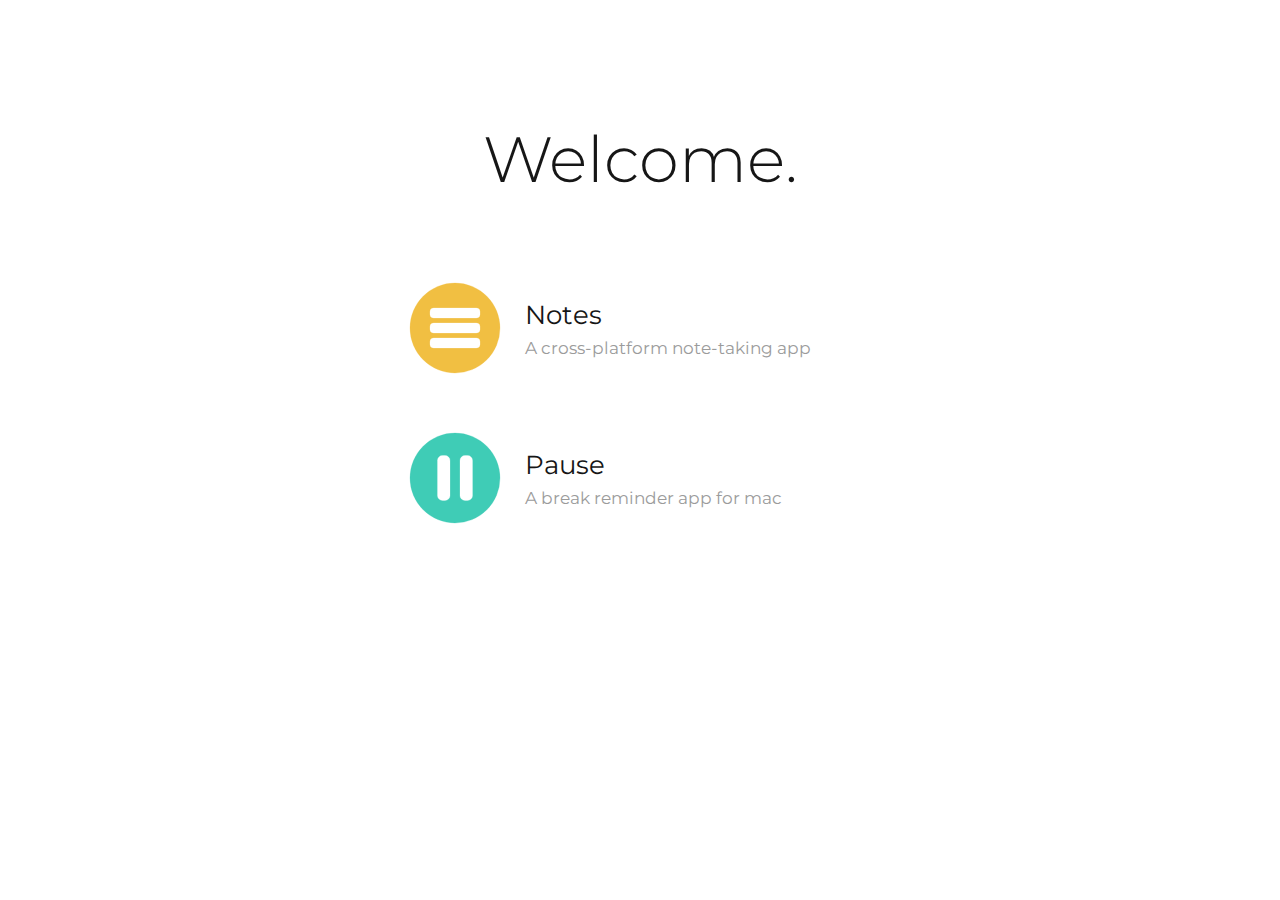
<file: index.html>
<!DOCTYPE html>
<html lang="en">

<head>
    <meta charset="UTF-8">
    <meta name="viewport" content="width=device-width, initial-scale=1">
    <title>Home</title>

    <link rel="stylesheet" href="styles.css">
    <script defer src="script.js"></script>
</head>


<body>
    <section id="home-section">
        <h1>Welcome.</h1>
        <div class="app-area">
            <a class="app-item" href="notes.html">
                <img class="icon" src="images/notes_logo.svg">
                <div class="app-text">
                    <h2>Notes</h2>
                    <h3>A cross-platform note-taking app</h3>
                </div>
            </a>
            <a class="app-item" href="pause.html">
                <img class="icon" src="images/pause_logo.svg">
                <div class="app-text">
                    <h2>Pause</h2>
                    <h3>A break reminder app for mac</h3>
                </div>
            </a>
        </div>
    </section>

</body>

</html>
</file>
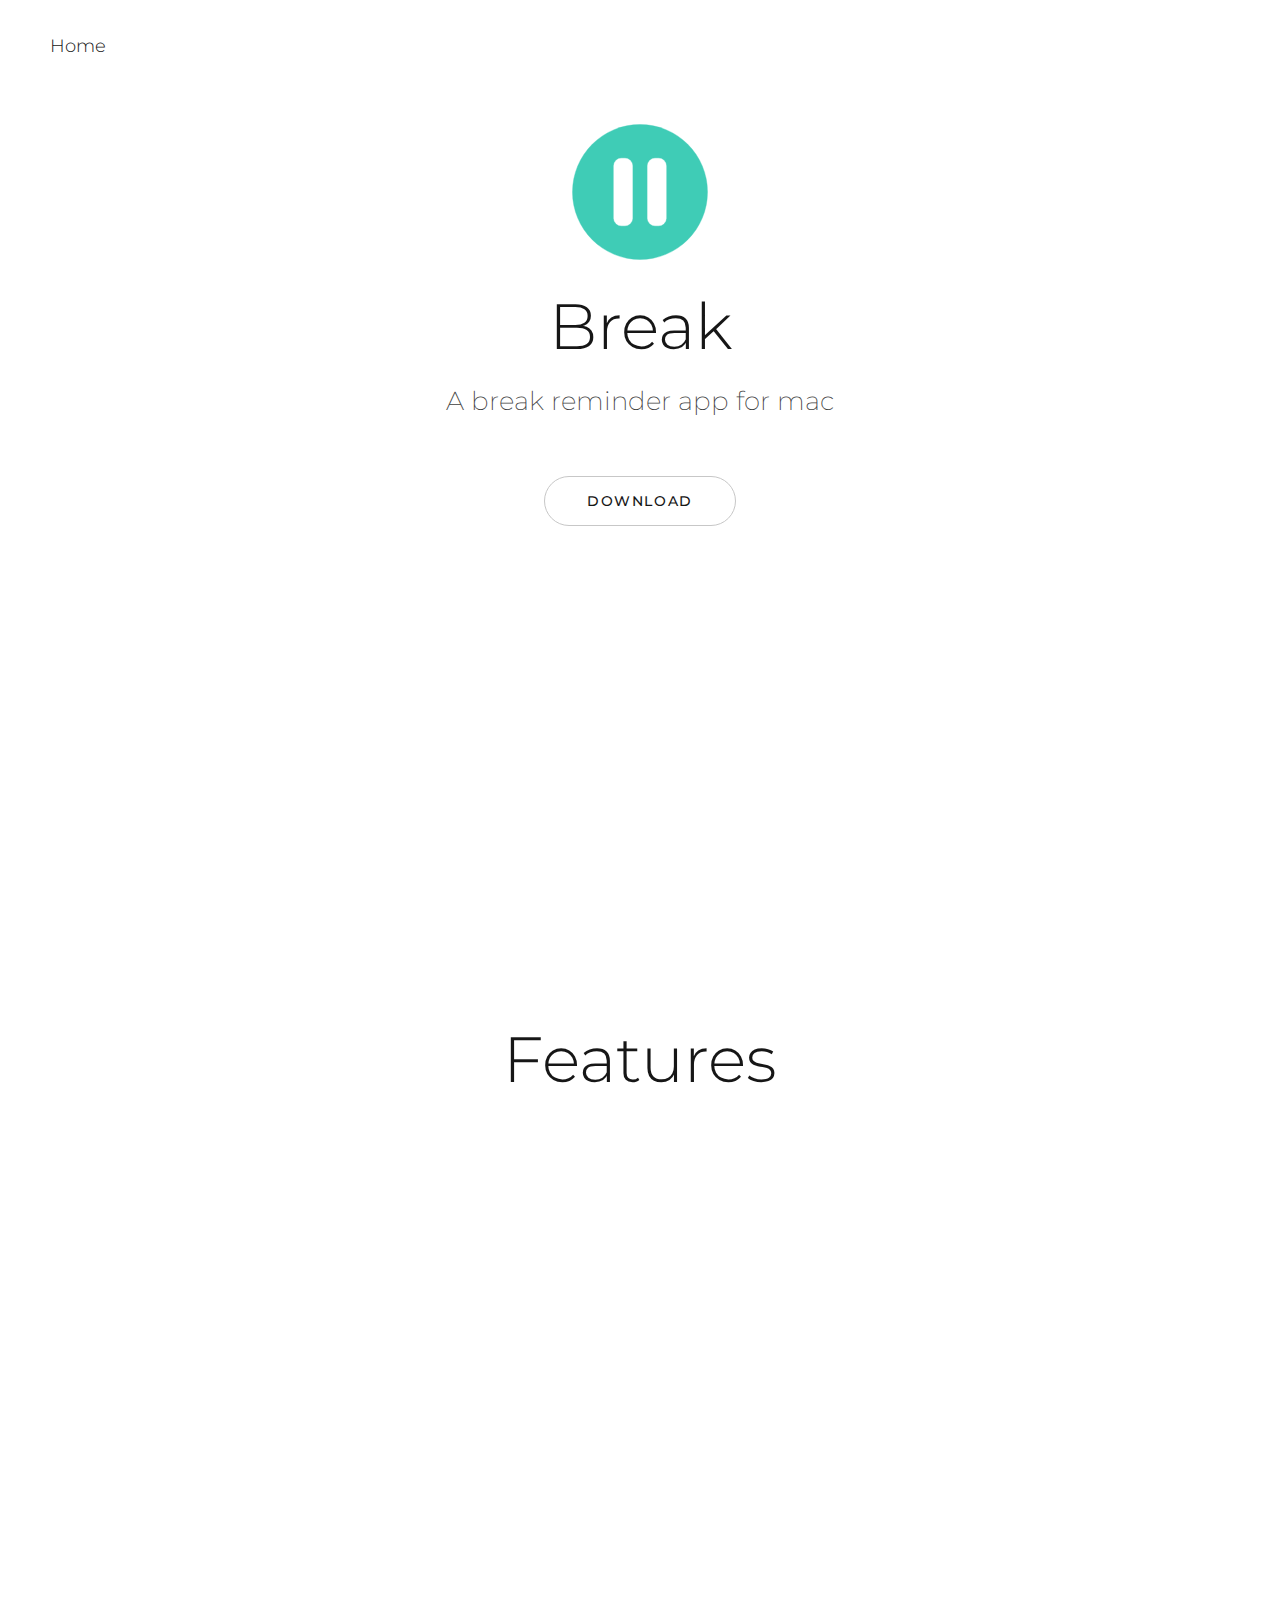
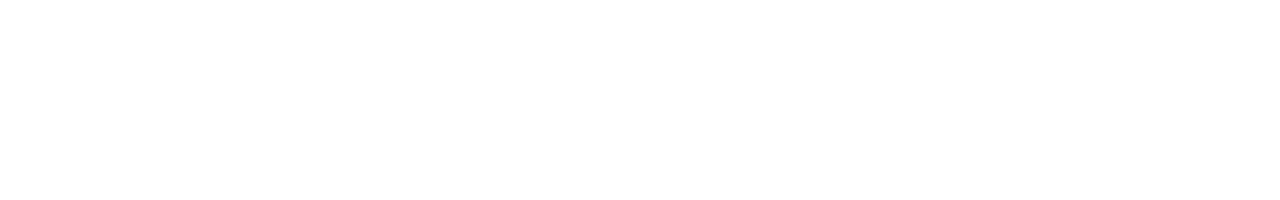
<file: break.html>
<!DOCTYPE html>
<html lang="en">

<head>
    <meta charset="UTF-8">
    <meta name="viewport" content="width=device-width, initial-scale=1">
    <title>Break</title>
    <link rel="stylesheet" href="styles.css">
    <script src="script.js"></script>
</head>


<body>
    <section>
        <a id="home-button" class="break-button" href='index.html'">Home</a>
        <img src="break_logo.svg" width="150" style="padding-top: 25px">
        <h4>Break</h4>
        <p>
            A break reminder app for mac
        </p>
        <div class="button-container">
            <button class="break-button" onclick="location.href='index.html';">DOWNLOAD</button>
        </div> 
    </section>
    <section id="break-features">
        <h1 class="features-title">Features</h1>
    </section>

</body>

</html>
</file>
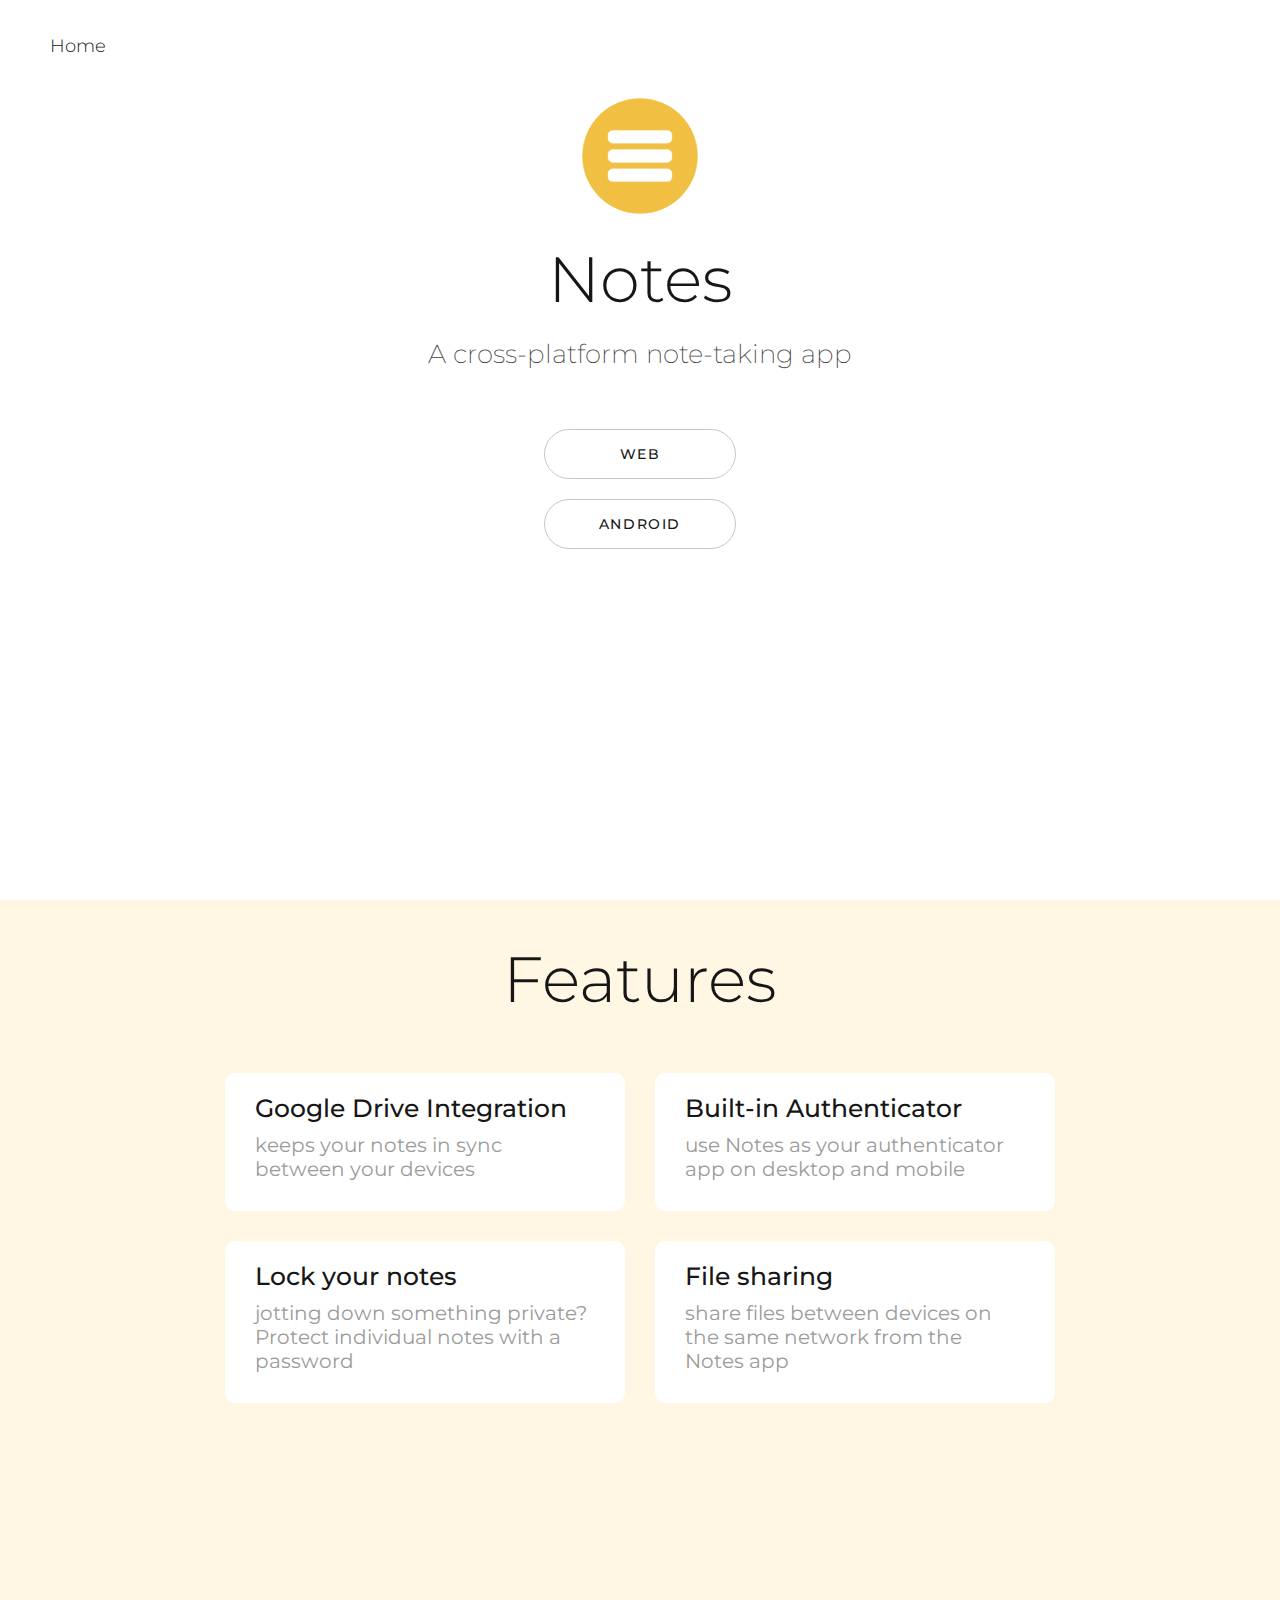
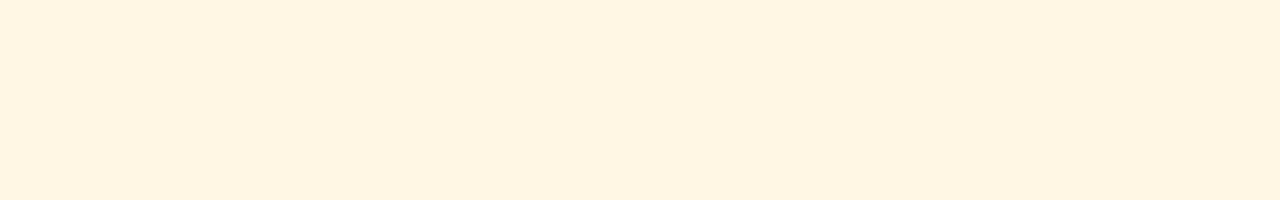
<file: notes.html>
<!DOCTYPE html>
<html lang="en">

<head>
    <meta charset="UTF-8">
    <meta name="viewport" content="width=device-width, initial-scale=1">
    <link rel="icon" href="images/notes_logo.svg">
    <title>Notes</title>

    <link rel="stylesheet" href="styles.css">
    <script defer src="script.js"></script>
</head>


<body>
    <section>
        <a id="home-button" class="notes-button" href='index.html'">Home</a>
        <img class="logo" src="images/notes_logo.svg">
        <h4>Notes</h4>
        <p>
            A cross-platform note-taking app
        </p>
        <div class="button-container">
            <button class="notes-button" onclick="location.href='https://tom-sze.github.io/notes/';">WEB</button>
            <button class="notes-button" onclick="location.href='index.html';">ANDROID</button>
        </div> 
    </section>
    <section id="notes-features">
        <h4 style="padding: 20px">Features</h4>
        <container class="feature-container">
            <div class="feature-box">
                <h5>
                    Google Drive Integration
                </h5>
                <h6>
                    keeps your notes in sync between your devices
                </h6>
            </div>
            <div class="feature-box">
                <h5>
                    Built-in Authenticator
                </h5>
                <h6>
                    use Notes as your authenticator app on desktop and mobile
                </h6>
            </div>
            <div class="feature-box">
                <h5>
                    Lock your notes
                </h5>
                <h6>
                    jotting down something private? Protect individual notes with a password
                </h6>
            </div>
            <div class="feature-box">
                <h5>
                    File sharing
                </h5>
                <h6>
                    share files between devices on the same network from the Notes app
                </h6>
            </div>
        </container>
    </section>

</body>

</html>
</file>
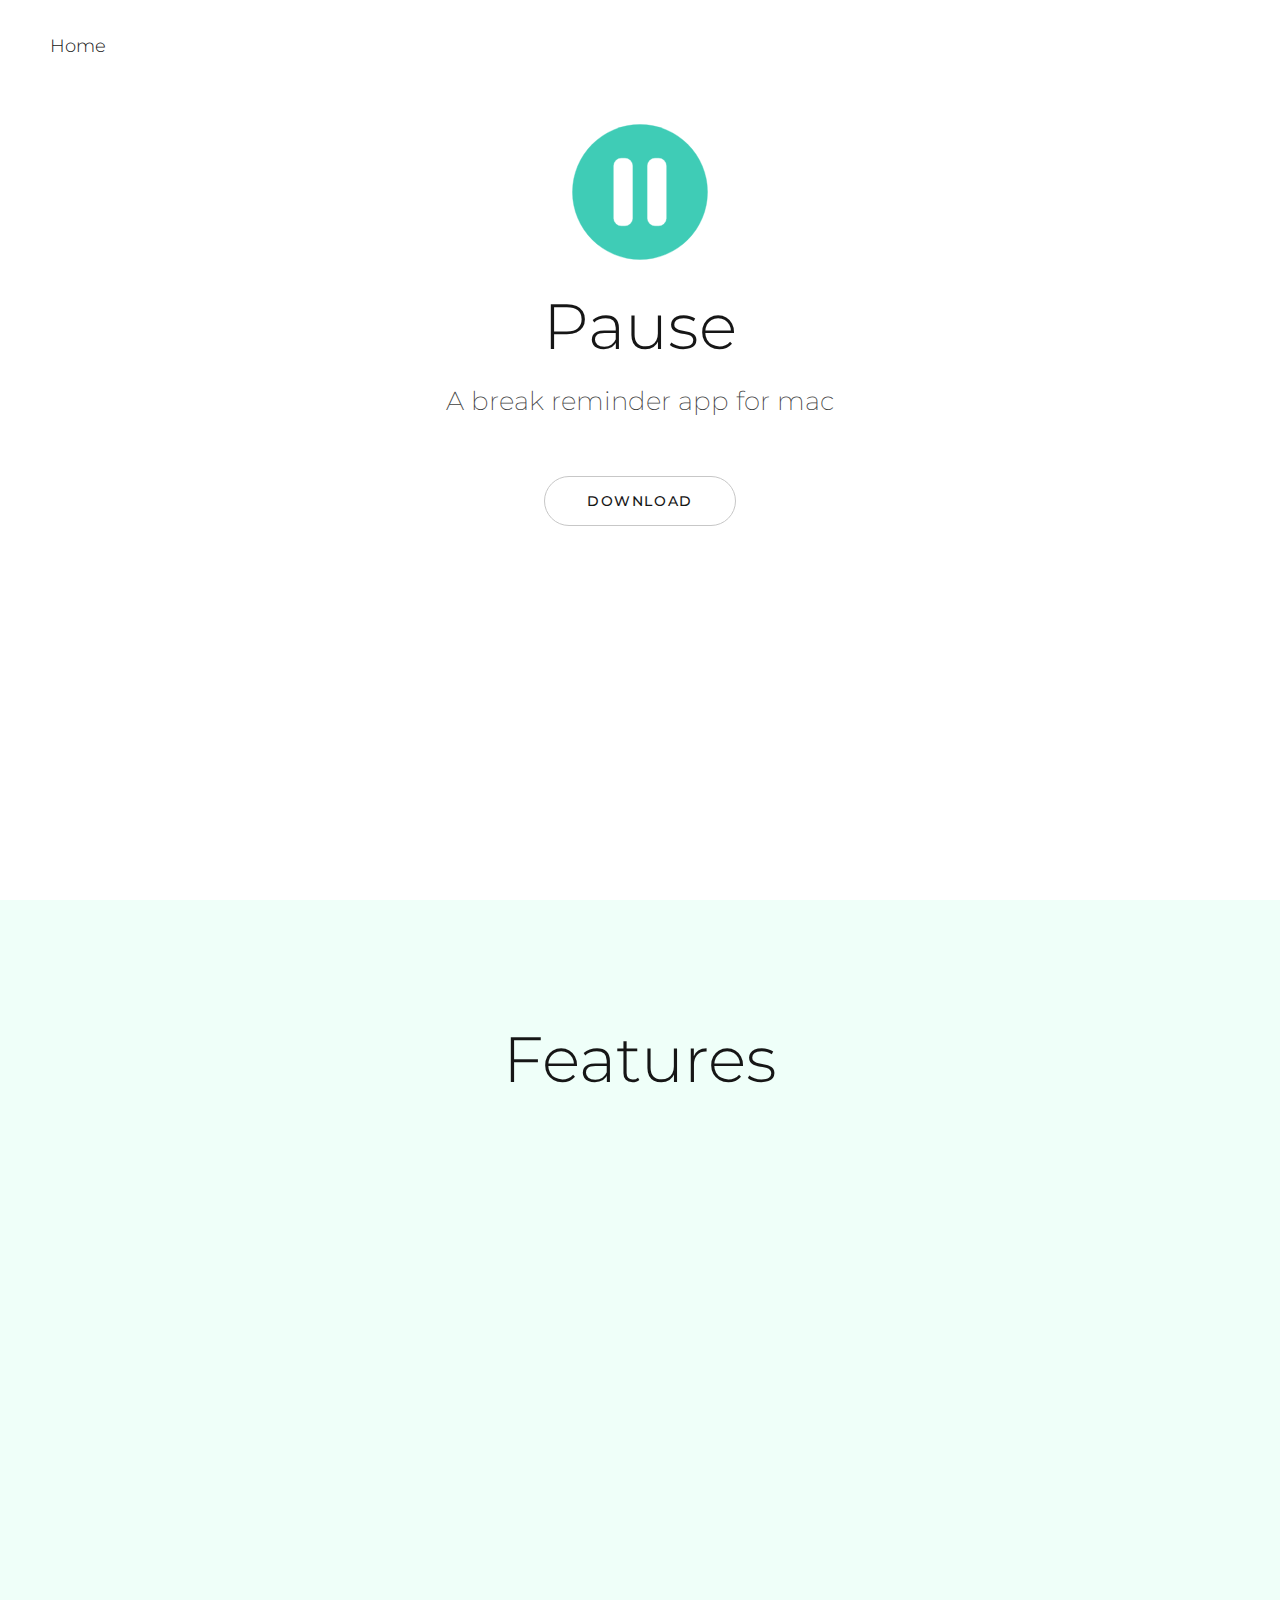
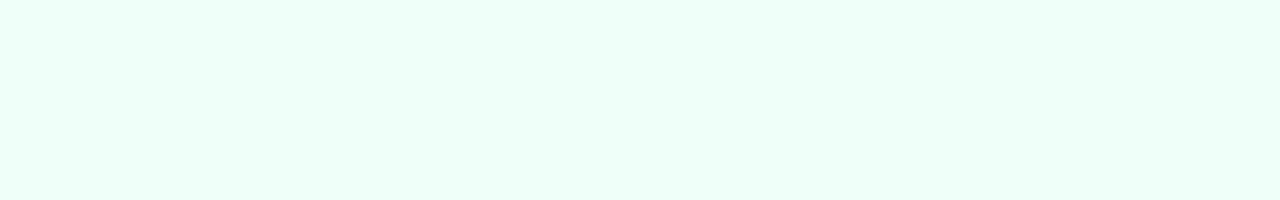
<file: pause.html>
<!DOCTYPE html>
<html lang="en">

<head>
    <meta charset="UTF-8">
    <meta name="viewport" content="width=device-width, initial-scale=1">
    <title>Pause</title>

    <link rel="stylesheet" href="styles.css">
    <script defer src="script.js"></script>
</head>


<body>
    <section>
        <a id="home-button" class="pause-button" href='index.html'">Home</a>
        <img src="images/pause_logo.svg" width="150" style="padding-top: 25px">
        <link rel="icon" href="images/pause_logo.svg">
        <h4>Pause</h4>
        <p>
            A break reminder app for mac
        </p>
        <div class="button-container">
            <button class="pause-button" onclick="location.href='index.html';">DOWNLOAD</button>
        </div> 
    </section>
    <section id="pause-features">
        <h1 class="features-title">Features</h1>
    </section>

</body>

</html>
</file>
<file: styles.css>
@import url('https://fonts.googleapis.com/css2?family=Montserrat:wght@100;200;300;400;500;600&display=swap');

* {
    margin: 0;
    padding: 0;
    box-sizing: border-box;
    list-style: none;
    text-decoration: none;
    background-color: white;
    font-family: "Montserrat", sans-serif;
    color: #161616
}

section {
    display: flex;
    flex-direction: column;
    align-items: center;
    min-height: 100vh;
}

.app-area {
    display: flex;
    flex-direction: column;
    margin-bottom: auto;
    justify-items: center;
    margin: 20px;
}

.app-item {
    display: flex;
    margin: 5px;
    flex-direction: row;
    align-items: center;
    width: 85vw;
    max-width: 530px;
    border-radius: 10px;
}

.app-item:hover, .app-item:hover > *, .app-item:hover > * > *{
    background: #f6f6f6;
}

.app-item, .app-item > * {
    cursor: pointer;
}

.app-text {
    display: flex;
    flex-direction: column;
    justify-items: center;
    margin-right: 40px;
}

.icon {
    width: 100px;
    margin: 20px;
    margin-left: 30px;
    margin-right: 0px;
}

h1 {
    font-weight: 300;
    margin-top: 120px;
    margin-bottom: 35px;
    font-size: max(50px, 5vw);
    text-align: center;
}

h2 {
    font-weight: 400;
    margin-left: 20px;
    margin-bottom: 8px;
    font-size: max(25px, 2vw);
    text-align: left;
}

h3 {
    font-weight: 400;
    margin-left: 20px;
    font-size: max(17px, 1.3vw);
    text-align: left;
    color: rgb(155, 155, 155);
}

#home-button {
    border: none;
    margin: 20px;
    margin-right: auto;
    padding: 15px 30px;
    font-weight: 300;
    font-size: 18px;
}

.logo {
    width: max(120px, 10vw);
}

h4 {
    font-weight: 300;
    font-size: max(60px, 5vw);
    margin-top: 20px;
    text-align: center;
}

p {
    font-weight: 200;
    font-size: max(22px, 2vw);
    margin: 50px;
    margin-top: 20px;
    text-align: center;
    color: rgb(65, 65, 65);
}

.button-container {
    display: flex;
    flex-direction: column;
}

button {
    text-align: center;
    margin: 10px;
    font-weight: 500;
    font-size: 14px;
    letter-spacing: 0.1rem;
    height: 50px;
    width: max(15vw, 180px);
    border-radius: 40px;
    border-width: 1px;
    border-color: rgb(199, 199, 199);
    border-style: solid;
}

.notes-button:hover {
    cursor: pointer;
    border-color: #f1bf42;
    color: #f1bf42;
    transition: 0.3s;
}

#notes-features, #notes-features > *{
    background-color: #fff7e3;
}

.pause-button:hover {
    cursor: pointer;
    border-color: #6cc9b6;
    color: #6cc9b6;
    transition: 0.3s;
}

#pause-features, #pause-features > *{
    background-color: #effff9;
}

.feature-container {
    display: flex;
    flex-wrap: wrap;
    flex-shrink: 0;
    justify-content: center;
    margin: 20px;
}

.feature-box {
    background-color: white;
    border-radius: 10px;
    margin: 15px;
    max-width: 400px;
}

h5 {
    margin: 30px;
    margin-top: 20px;
    margin-bottom: 10px;
    font-weight: 500;
    font-size: 25px;
}

h6 {
    font-size: 20px;
    margin: 30px;
    margin-top: 0px;
    font-weight: 400;
    color: rgb(155, 155, 155);
}
</file>
